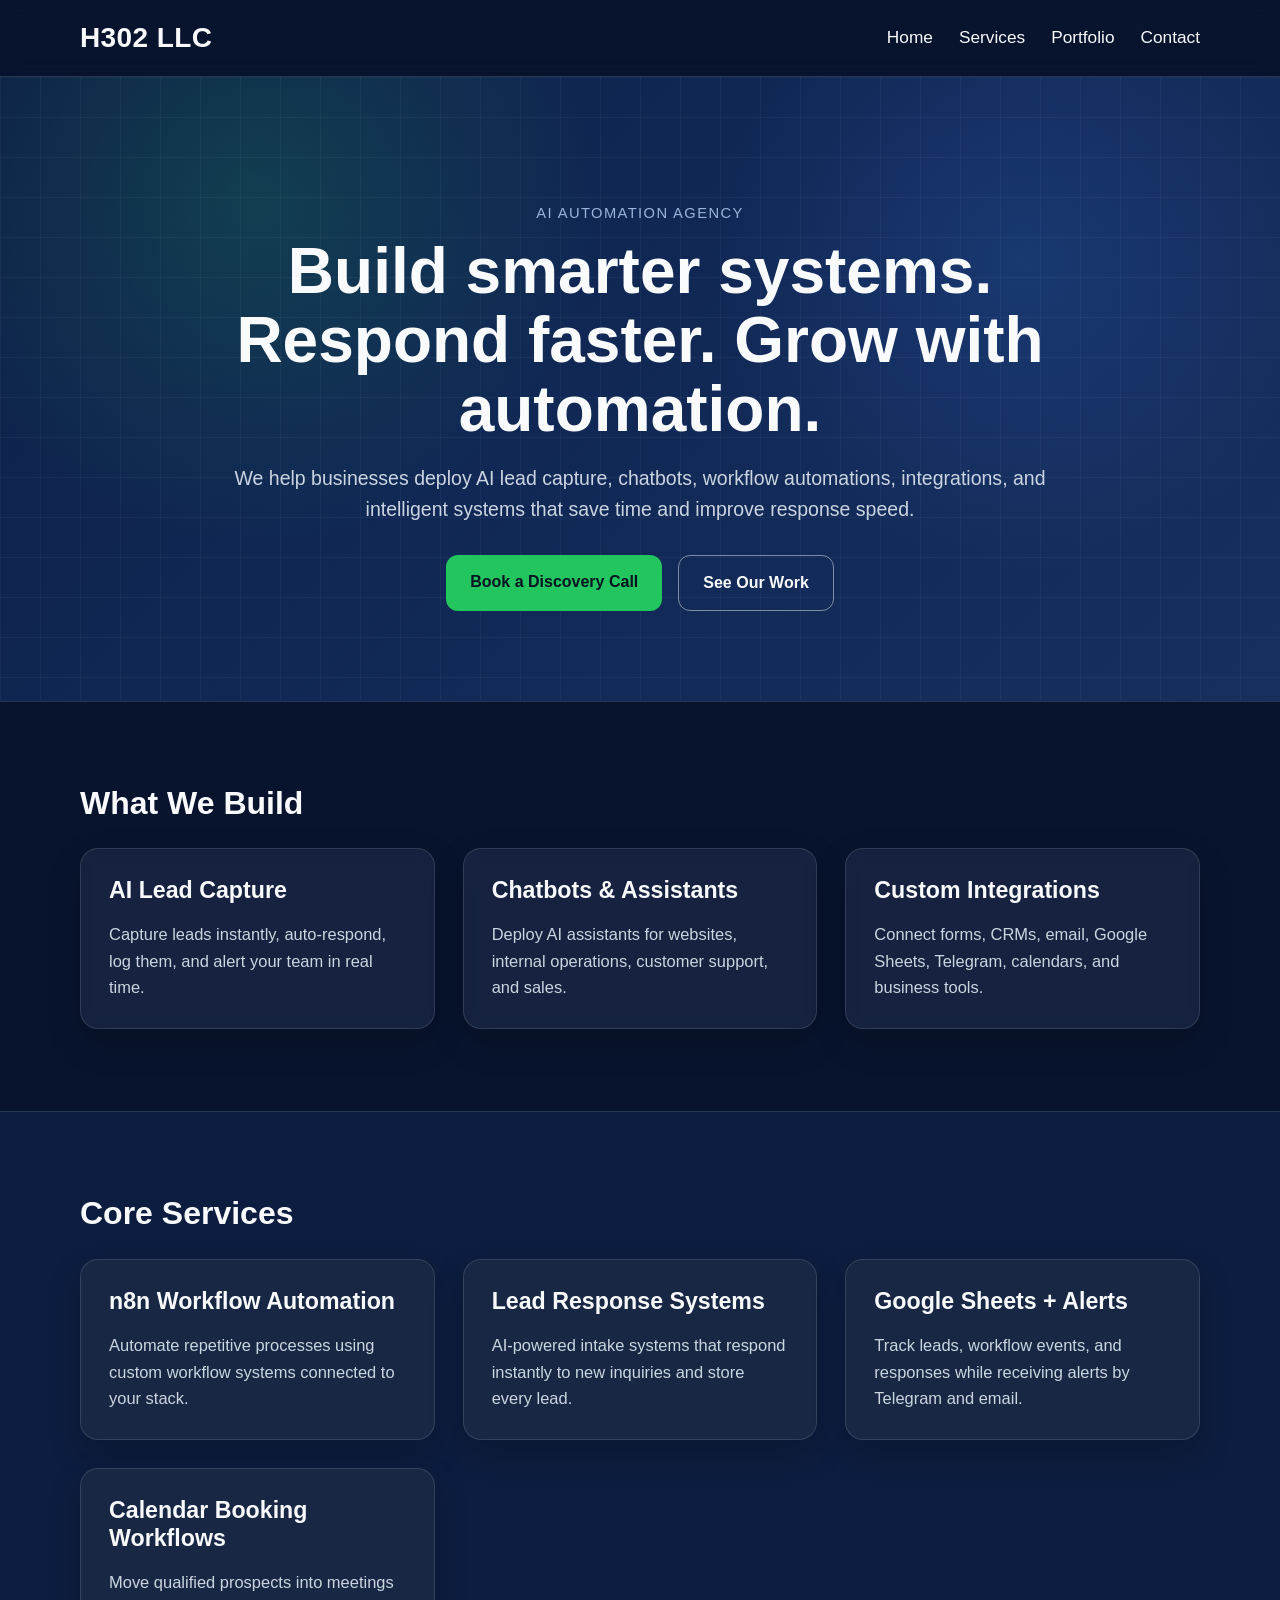
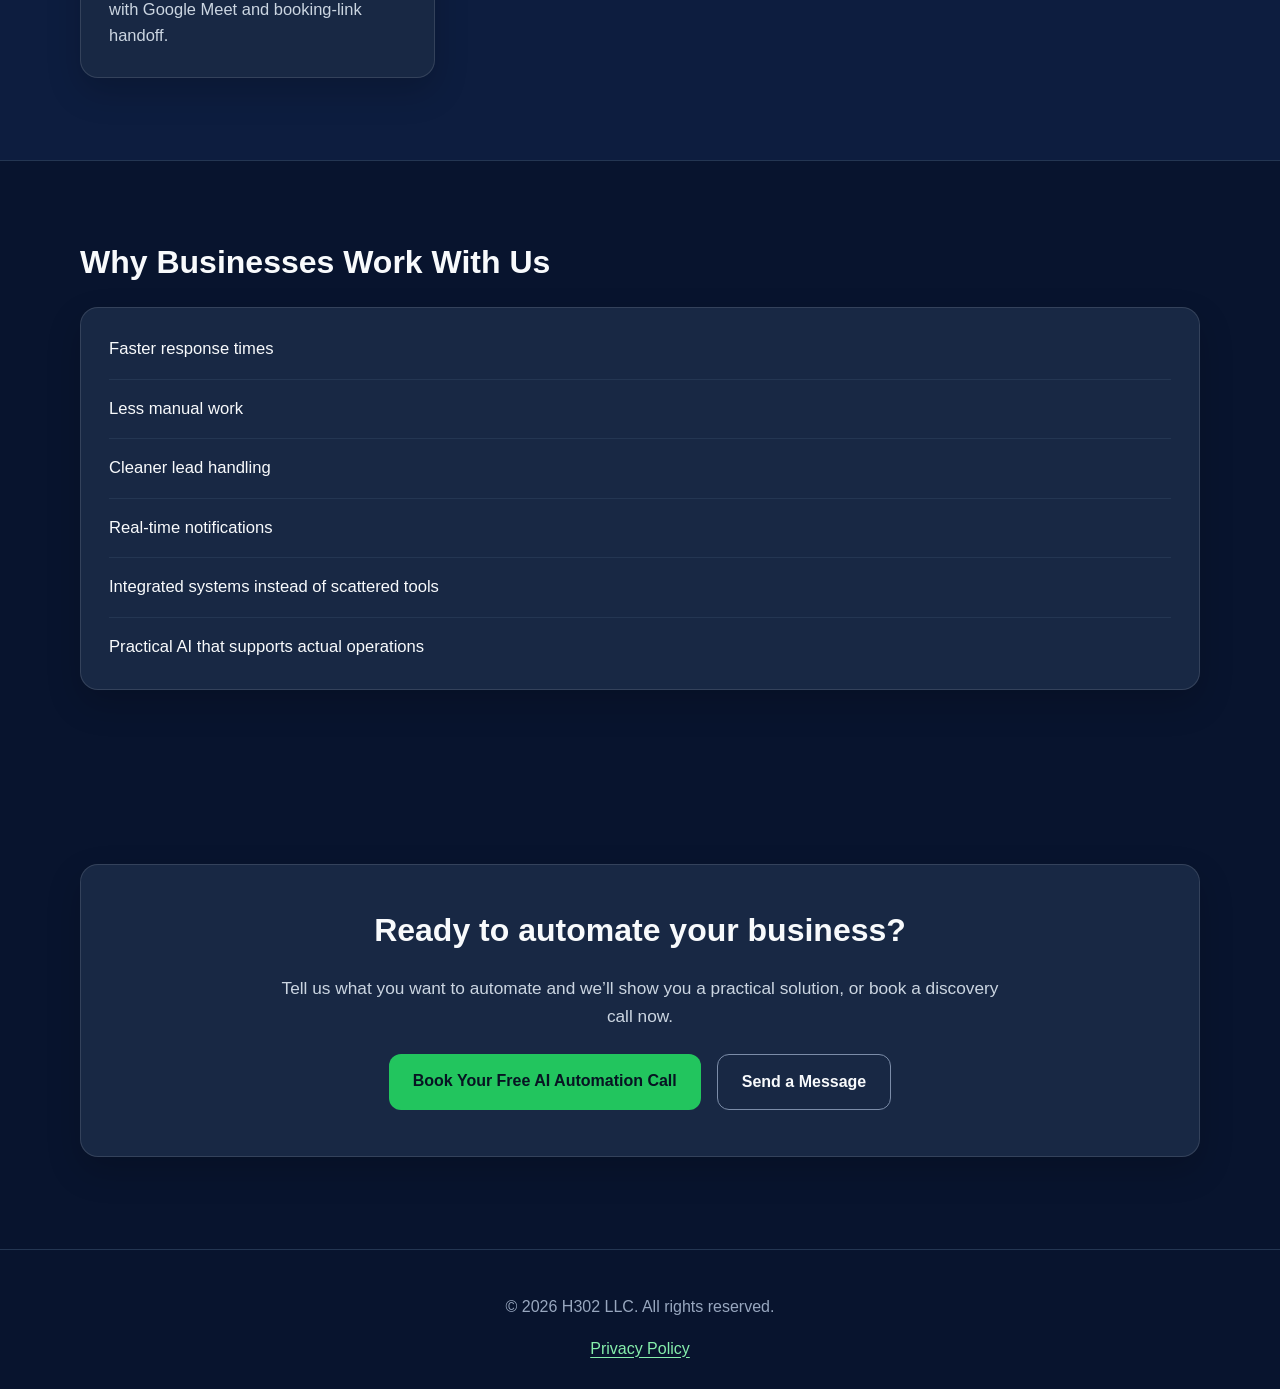
<file: index.html>
<!DOCTYPE html>
<html lang="en">
<head>
  <meta charset="UTF-8" />
  <meta name="viewport" content="width=device-width, initial-scale=1.0" />
  <title>H302 LLC | AI Automation for Businesses</title>
  <meta
    name="description"
    content="H302 LLC builds AI automations, chatbots, workflow systems, integrations, and intelligent business tools."
  />
  <link rel="stylesheet" href="style.css" />
</head>
<body>
  <header class="site-header">
    <div class="container nav">
      <a class="logo" href="index.html">H302 LLC</a>

      <nav class="nav-links">
        <a href="index.html">Home</a>
        <a href="services.html">Services</a>
        <a href="portfolio.html">Portfolio</a>
        <a href="contact.html">Contact</a>
      </nav>
    </div>
  </header>

  <main>
    <section class="hero hero-v2">
      <div class="hero-overlay"></div>

      <div class="container hero-inner">
        <p class="eyebrow">AI Automation Agency</p>

        <h1>Build smarter systems. Respond faster. Grow with automation.</h1>

        <p class="hero-text">
          We help businesses deploy AI lead capture, chatbots, workflow automations,
          integrations, and intelligent systems that save time and improve response speed.
        </p>

        <div class="hero-buttons">
          <a
            class="btn btn-primary"
            href="https://calendar.app.google/prXvjjmaPT5Wxf497"
            target="_blank"
            rel="noopener noreferrer"
          >
            Book a Discovery Call
          </a>

          <a class="btn btn-secondary" href="portfolio.html">See Our Work</a>
        </div>
      </div>
    </section>

    <section class="section">
      <div class="container">
        <h2>What We Build</h2>

        <div class="grid-3">
          <div class="card glass-card">
            <h3>AI Lead Capture</h3>
            <p>
              Capture leads instantly, auto-respond, log them, and alert your team in real time.
            </p>
          </div>

          <div class="card glass-card">
            <h3>Chatbots &amp; Assistants</h3>
            <p>
              Deploy AI assistants for websites, internal operations, customer support, and sales.
            </p>
          </div>

          <div class="card glass-card">
            <h3>Custom Integrations</h3>
            <p>
              Connect forms, CRMs, email, Google Sheets, Telegram, calendars, and business tools.
            </p>
          </div>
        </div>
      </div>
    </section>

    <section class="section alt">
      <div class="container">
        <h2>Core Services</h2>

        <div class="grid-2">
          <div class="card">
            <h3>n8n Workflow Automation</h3>
            <p>
              Automate repetitive processes using custom workflow systems connected to your stack.
            </p>
          </div>

          <div class="card">
            <h3>Lead Response Systems</h3>
            <p>
              AI-powered intake systems that respond instantly to new inquiries and store every lead.
            </p>
          </div>

          <div class="card">
            <h3>Google Sheets + Alerts</h3>
            <p>
              Track leads, workflow events, and responses while receiving alerts by Telegram and email.
            </p>
          </div>

          <div class="card">
            <h3>Calendar Booking Workflows</h3>
            <p>
              Move qualified prospects into meetings with Google Meet and booking-link handoff.
            </p>
          </div>
        </div>
      </div>
    </section>

    <section class="section">
      <div class="container">
        <h2>Why Businesses Work With Us</h2>

        <div class="list-card">
          <ul class="feature-list">
            <li>Faster response times</li>
            <li>Less manual work</li>
            <li>Cleaner lead handling</li>
            <li>Real-time notifications</li>
            <li>Integrated systems instead of scattered tools</li>
            <li>Practical AI that supports actual operations</li>
          </ul>
        </div>
      </div>
    </section>

    <section class="section cta-section">
      <div class="container cta-box">
        <h2>Ready to automate your business?</h2>
        <p>
          Tell us what you want to automate and we’ll show you a practical solution,
          or book a discovery call now.
        </p>

        <div class="hero-buttons">
          <a
            class="btn btn-primary"
            href="https://calendar.app.google/prXvjjmaPT5Wxf497"
            target="_blank"
            rel="noopener noreferrer"
          >
            Book Your Free AI Automation Call
          </a>

          <a class="btn btn-secondary" href="contact.html">Send a Message</a>
        </div>
      </div>
    </section>
  </main>

  <footer class="site-footer">
    <div class="container">
      <p>© 2026 H302 LLC. All rights reserved.</p>
      <p class="footer-links"><a href="privacy.html">Privacy Policy</a></p>
    </div>
  </footer>
</body>
</html>
</file>
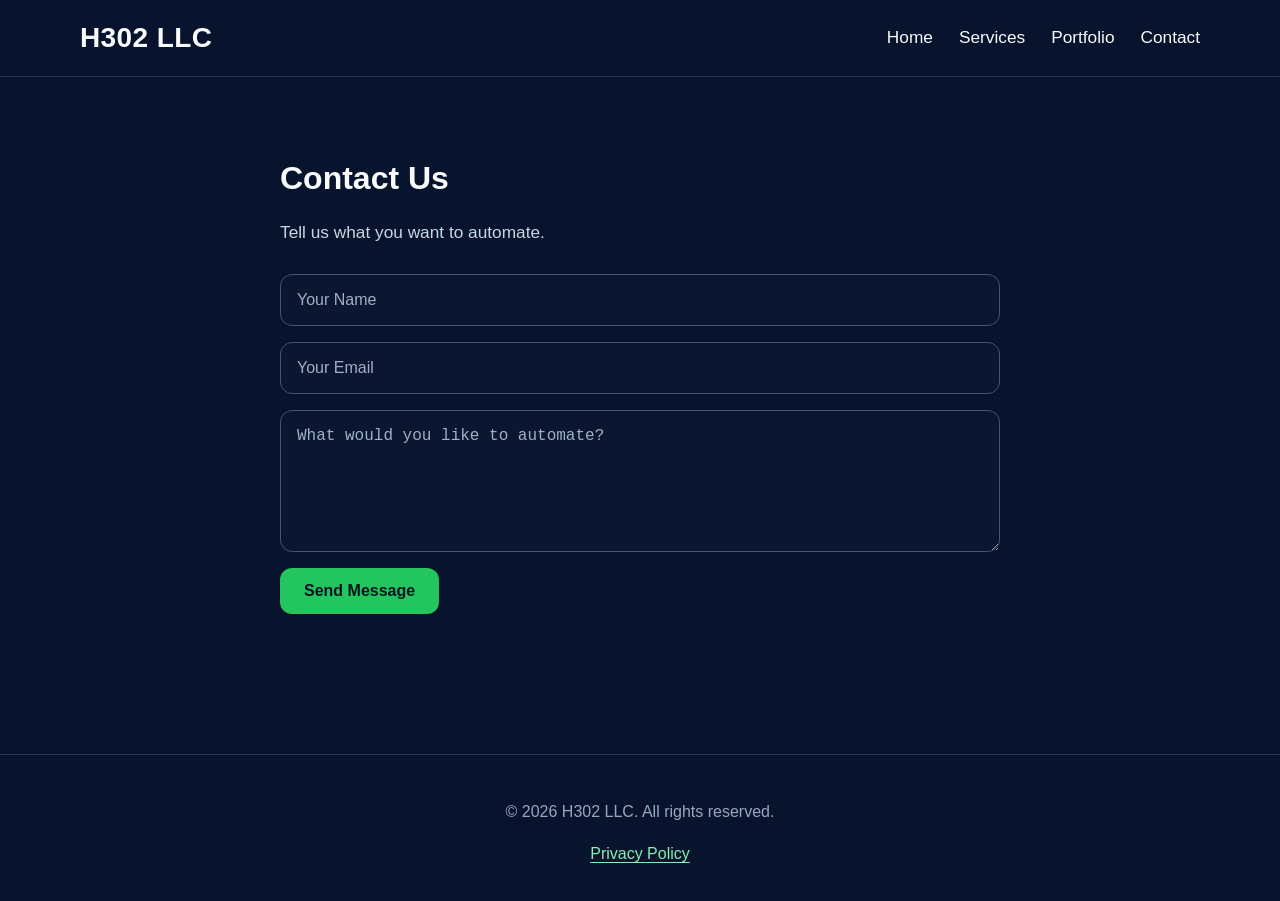
<file: contact.html>
<!DOCTYPE html>
<html lang="en">
<head>
  <meta charset="UTF-8" />
  <meta name="viewport" content="width=device-width, initial-scale=1.0" />
  <title>Contact | H302 LLC</title>
  <meta
    name="description"
    content="Contact H302 LLC about AI automations, chatbots, integrations, and workflow systems."
  />
  <link rel="stylesheet" href="style.css" />
</head>
<body>
  <header class="site-header">
    <div class="container nav">
      <a class="logo" href="index.html">H302 LLC</a>

      <nav class="nav-links">
        <a href="index.html">Home</a>
        <a href="services.html">Services</a>
        <a href="portfolio.html">Portfolio</a>
        <a href="contact.html">Contact</a>
      </nav>
    </div>
  </header>

  <main class="section">
    <div class="container narrow">
      <h1>Contact Us</h1>
      <p class="page-intro">Tell us what you want to automate.</p>

      <form id="contactForm" class="contact-form">
        <input
          type="text"
          name="Name"
          placeholder="Your Name"
          required
        />

        <input
          type="email"
          name="Email"
          placeholder="Your Email"
          required
        />

        <textarea
          name="Question"
          placeholder="What would you like to automate?"
          rows="6"
          required
        ></textarea>

        <button type="submit" class="btn btn-primary">Send Message</button>
      </form>

      <p id="formStatus" class="form-status"></p>

      <div id="bookingCta" class="booking-cta" style="display: none;">
        <a
          class="btn btn-secondary"
          href="https://calendar.app.google/prXvjjmaPT5Wxf497"
          target="_blank"
          rel="noopener noreferrer"
        >
          Or book a discovery call
        </a>
      </div>
    </div>
  </main>

  <footer class="site-footer">
    <div class="container">
      <p>© 2026 H302 LLC. All rights reserved.</p>
      <p class="footer-links"><a href="privacy.html">Privacy Policy</a></p>
    </div>
  </footer>

  <script>
    const form = document.getElementById("contactForm");
    const status = document.getElementById("formStatus");
    const bookingCta = document.getElementById("bookingCta");

    form.addEventListener("submit", async (e) => {
      e.preventDefault();

      status.textContent = "Sending...";
      status.className = "form-status";
      bookingCta.style.display = "none";

      const formData = new FormData(form);
      const payload = new URLSearchParams(formData);

      try {
        const response = await fetch("https://n8n-local.h302llc.com/webhook/lead_capture", {
          method: "POST",
          body: payload
        });

        if (response.ok) {
          status.textContent = "Thanks — your message was sent successfully. Want to speak sooner? Book a discovery call below.";
          status.className = "form-status success";
          bookingCta.style.display = "block";
          form.reset();
        } else {
          status.textContent = "Something went wrong. Please try again.";
          status.className = "form-status error";
        }
      } catch (error) {
        status.textContent = "Unable to send right now. Please try again later.";
        status.className = "form-status error";
      }
    });
  </script>
</body>
</html>
</file>
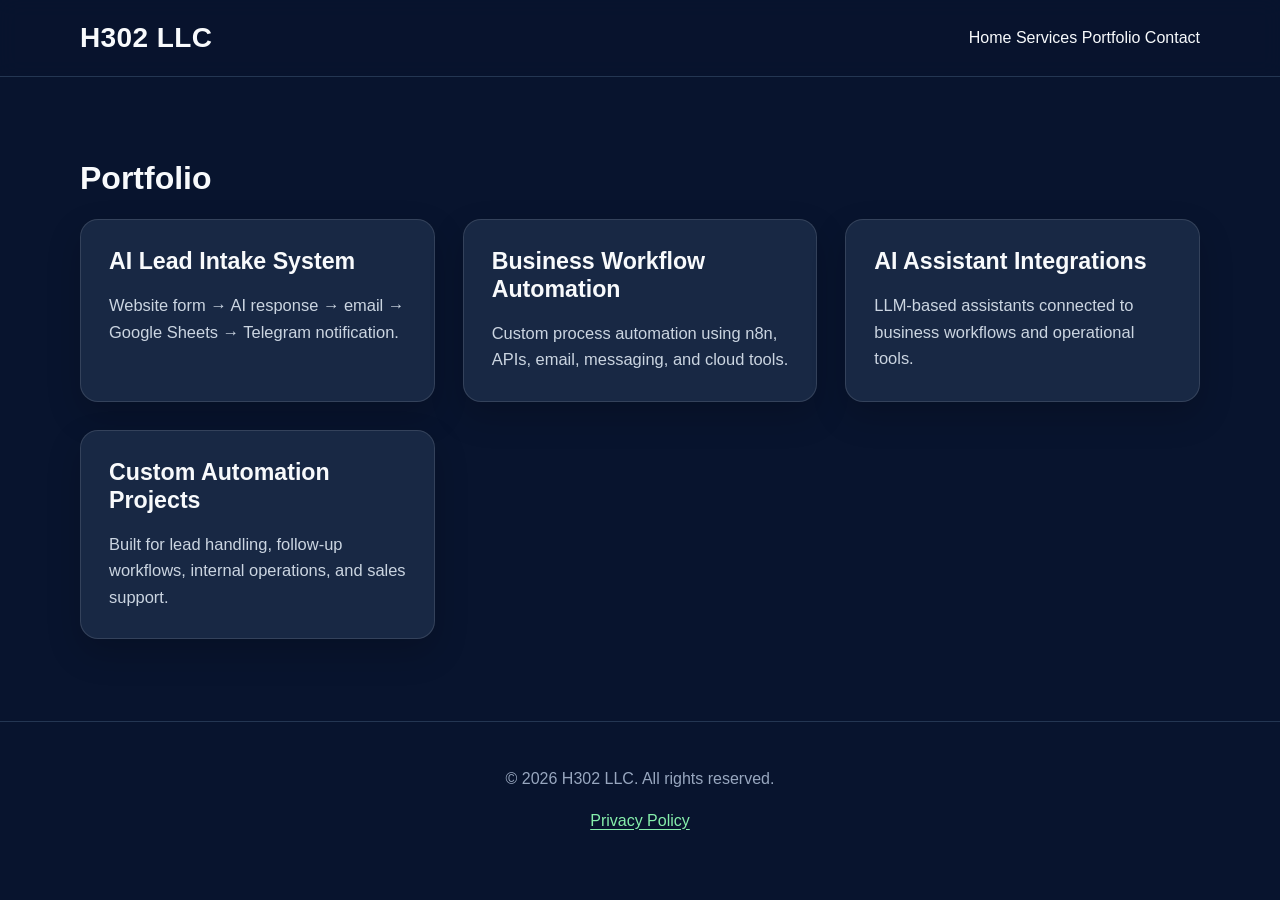
<file: portfolio.html>
<!DOCTYPE html>
<html lang="en">
<head>
  <meta charset="UTF-8" />
  <meta name="viewport" content="width=device-width, initial-scale=1.0" />
  <title>Portfolio | H302 LLC</title>
  <link rel="stylesheet" href="style.css" />
</head>
<body>
  <header class="site-header">
    <div class="container nav">
      <div class="logo">H302 LLC</div>
      <nav>
        <a href="index.html">Home</a>
        <a href="services.html">Services</a>
        <a href="portfolio.html">Portfolio</a>
        <a href="contact.html">Contact</a>
      </nav>
    </div>
  </header>

  <main class="section">
    <div class="container">
      <h1>Portfolio</h1>
      <div class="grid-2">
        <div class="card">
          <h3>AI Lead Intake System</h3>
          <p>Website form → AI response → email → Google Sheets → Telegram notification.</p>
        </div>
        <div class="card">
          <h3>Business Workflow Automation</h3>
          <p>Custom process automation using n8n, APIs, email, messaging, and cloud tools.</p>
        </div>
        <div class="card">
          <h3>AI Assistant Integrations</h3>
          <p>LLM-based assistants connected to business workflows and operational tools.</p>
        </div>
        <div class="card">
          <h3>Custom Automation Projects</h3>
          <p>Built for lead handling, follow-up workflows, internal operations, and sales support.</p>
        </div>
      </div>
    </div>
  </main>

  <footer class="site-footer">
    <div class="container">
      <p>© 2026 H302 LLC. All rights reserved.</p>
      <p class="footer-links"><a href="privacy.html">Privacy Policy</a></p>
    </div>
  </footer>
</body>
</html>
</file>
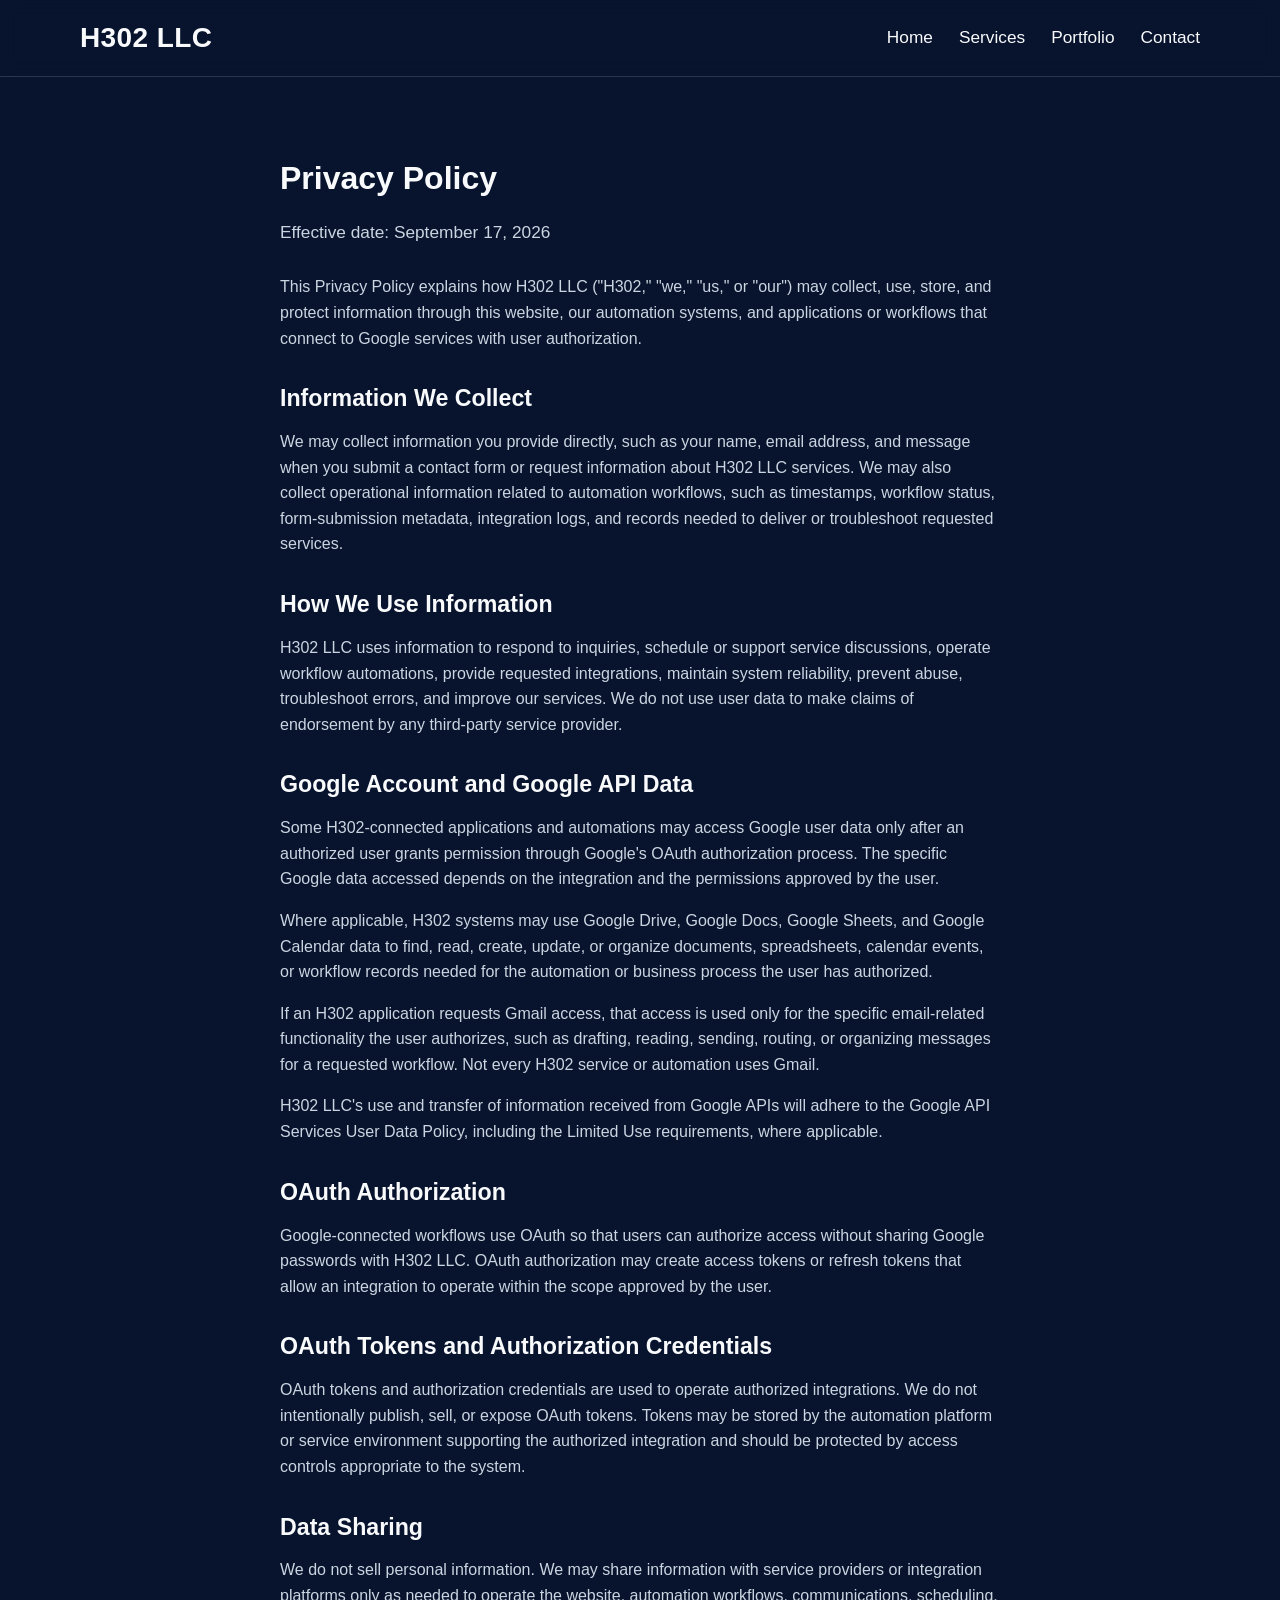
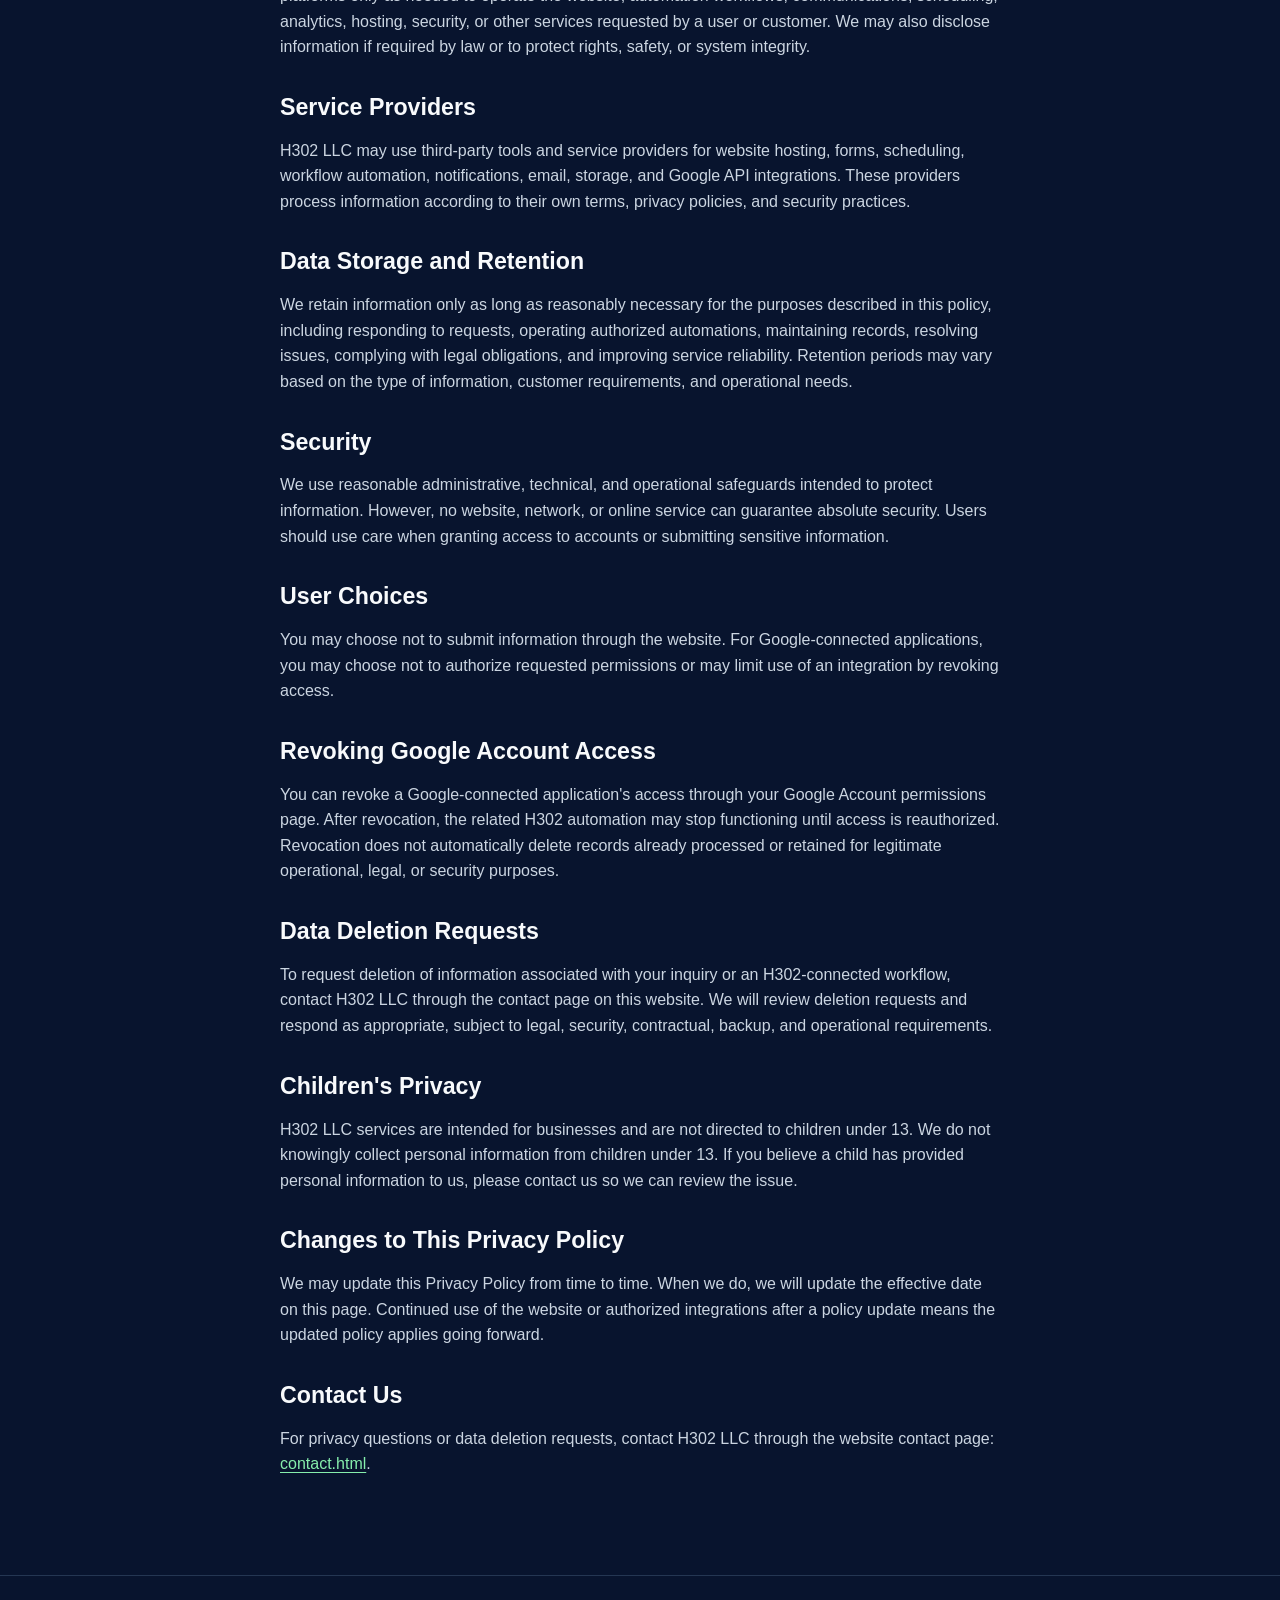
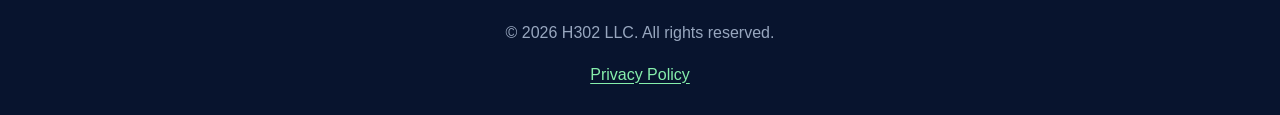
<file: privacy.html>
<!DOCTYPE html>
<html lang="en">
<head>
  <meta charset="UTF-8" />
  <meta name="viewport" content="width=device-width, initial-scale=1.0" />
  <title>Privacy Policy | H302 LLC</title>
  <meta
    name="description"
    content="Privacy Policy for H302 LLC website, automation systems, and Google-connected applications."
  />
  <link rel="stylesheet" href="style.css" />
</head>
<body>
  <header class="site-header">
    <div class="container nav">
      <a class="logo" href="index.html">H302 LLC</a>

      <nav class="nav-links">
        <a href="index.html">Home</a>
        <a href="services.html">Services</a>
        <a href="portfolio.html">Portfolio</a>
        <a href="contact.html">Contact</a>
      </nav>
    </div>
  </header>

  <main class="section">
    <div class="container narrow">
      <h1>Privacy Policy</h1>
      <p class="page-intro">
        Effective date: September 17, 2026
      </p>

      <div class="policy-content">
        <p>
          This Privacy Policy explains how H302 LLC ("H302," "we," "us," or "our")
          may collect, use, store, and protect information through this website,
          our automation systems, and applications or workflows that connect to
          Google services with user authorization.
        </p>

        <h2>Information We Collect</h2>
        <p>
          We may collect information you provide directly, such as your name, email
          address, and message when you submit a contact form or request information
          about H302 LLC services. We may also collect operational information
          related to automation workflows, such as timestamps, workflow status,
          form-submission metadata, integration logs, and records needed to deliver
          or troubleshoot requested services.
        </p>

        <h2>How We Use Information</h2>
        <p>
          H302 LLC uses information to respond to inquiries, schedule or support
          service discussions, operate workflow automations, provide requested
          integrations, maintain system reliability, prevent abuse, troubleshoot
          errors, and improve our services. We do not use user data to make claims
          of endorsement by any third-party service provider.
        </p>

        <h2>Google Account and Google API Data</h2>
        <p>
          Some H302-connected applications and automations may access Google user
          data only after an authorized user grants permission through Google's
          OAuth authorization process. The specific Google data accessed depends on
          the integration and the permissions approved by the user.
        </p>
        <p>
          Where applicable, H302 systems may use Google Drive, Google Docs, Google
          Sheets, and Google Calendar data to find, read, create, update, or organize
          documents, spreadsheets, calendar events, or workflow records needed for
          the automation or business process the user has authorized.
        </p>
        <p>
          If an H302 application requests Gmail access, that access is used only for
          the specific email-related functionality the user authorizes, such as
          drafting, reading, sending, routing, or organizing messages for a requested
          workflow. Not every H302 service or automation uses Gmail.
        </p>
        <p>
          H302 LLC's use and transfer of information received from Google APIs will
          adhere to the Google API Services User Data Policy, including the Limited
          Use requirements, where applicable.
        </p>

        <h2>OAuth Authorization</h2>
        <p>
          Google-connected workflows use OAuth so that users can authorize access
          without sharing Google passwords with H302 LLC. OAuth authorization may
          create access tokens or refresh tokens that allow an integration to operate
          within the scope approved by the user.
        </p>

        <h2>OAuth Tokens and Authorization Credentials</h2>
        <p>
          OAuth tokens and authorization credentials are used to operate authorized
          integrations. We do not intentionally publish, sell, or expose OAuth tokens.
          Tokens may be stored by the automation platform or service environment
          supporting the authorized integration and should be protected by access
          controls appropriate to the system.
        </p>

        <h2>Data Sharing</h2>
        <p>
          We do not sell personal information. We may share information with service
          providers or integration platforms only as needed to operate the website,
          automation workflows, communications, scheduling, analytics, hosting,
          security, or other services requested by a user or customer. We may also
          disclose information if required by law or to protect rights, safety, or
          system integrity.
        </p>

        <h2>Service Providers</h2>
        <p>
          H302 LLC may use third-party tools and service providers for website
          hosting, forms, scheduling, workflow automation, notifications, email,
          storage, and Google API integrations. These providers process information
          according to their own terms, privacy policies, and security practices.
        </p>

        <h2>Data Storage and Retention</h2>
        <p>
          We retain information only as long as reasonably necessary for the purposes
          described in this policy, including responding to requests, operating
          authorized automations, maintaining records, resolving issues, complying
          with legal obligations, and improving service reliability. Retention periods
          may vary based on the type of information, customer requirements, and
          operational needs.
        </p>

        <h2>Security</h2>
        <p>
          We use reasonable administrative, technical, and operational safeguards
          intended to protect information. However, no website, network, or online
          service can guarantee absolute security. Users should use care when
          granting access to accounts or submitting sensitive information.
        </p>

        <h2>User Choices</h2>
        <p>
          You may choose not to submit information through the website. For
          Google-connected applications, you may choose not to authorize requested
          permissions or may limit use of an integration by revoking access.
        </p>

        <h2>Revoking Google Account Access</h2>
        <p>
          You can revoke a Google-connected application's access through your Google
          Account permissions page. After revocation, the related H302 automation may
          stop functioning until access is reauthorized. Revocation does not
          automatically delete records already processed or retained for legitimate
          operational, legal, or security purposes.
        </p>

        <h2>Data Deletion Requests</h2>
        <p>
          To request deletion of information associated with your inquiry or an
          H302-connected workflow, contact H302 LLC through the contact page on this
          website. We will review deletion requests and respond as appropriate,
          subject to legal, security, contractual, backup, and operational
          requirements.
        </p>

        <h2>Children's Privacy</h2>
        <p>
          H302 LLC services are intended for businesses and are not directed to
          children under 13. We do not knowingly collect personal information from
          children under 13. If you believe a child has provided personal information
          to us, please contact us so we can review the issue.
        </p>

        <h2>Changes to This Privacy Policy</h2>
        <p>
          We may update this Privacy Policy from time to time. When we do, we will
          update the effective date on this page. Continued use of the website or
          authorized integrations after a policy update means the updated policy
          applies going forward.
        </p>

        <h2>Contact Us</h2>
        <p>
          For privacy questions or data deletion requests, contact H302 LLC through
          the website contact page:
          <a href="contact.html">contact.html</a>.
        </p>
      </div>
    </div>
  </main>

  <footer class="site-footer">
    <div class="container">
      <p>© 2026 H302 LLC. All rights reserved.</p>
      <p class="footer-links"><a href="privacy.html">Privacy Policy</a></p>
    </div>
  </footer>
</body>
</html>
</file>
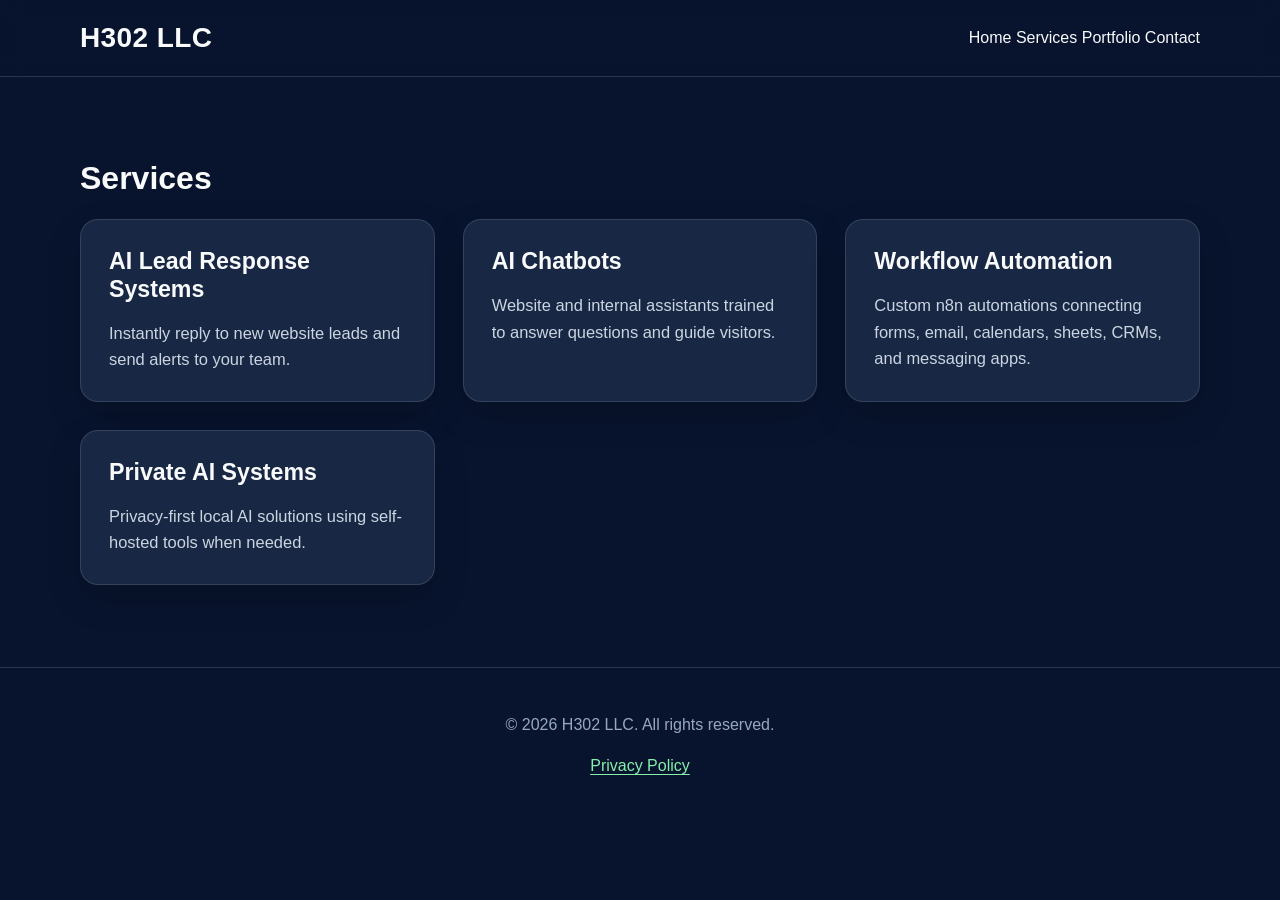
<file: services.html>
<!DOCTYPE html>
<html lang="en">
<head>
  <meta charset="UTF-8" />
  <meta name="viewport" content="width=device-width, initial-scale=1.0" />
  <title>Services | H302 LLC</title>
  <link rel="stylesheet" href="style.css" />
</head>
<body>
  <header class="site-header">
    <div class="container nav">
      <div class="logo">H302 LLC</div>
      <nav>
        <a href="index.html">Home</a>
        <a href="services.html">Services</a>
        <a href="portfolio.html">Portfolio</a>
        <a href="contact.html">Contact</a>
      </nav>
    </div>
  </header>

  <main class="section">
    <div class="container">
      <h1>Services</h1>
      <div class="grid-2">
        <div class="card">
          <h3>AI Lead Response Systems</h3>
          <p>Instantly reply to new website leads and send alerts to your team.</p>
        </div>
        <div class="card">
          <h3>AI Chatbots</h3>
          <p>Website and internal assistants trained to answer questions and guide visitors.</p>
        </div>
        <div class="card">
          <h3>Workflow Automation</h3>
          <p>Custom n8n automations connecting forms, email, calendars, sheets, CRMs, and messaging apps.</p>
        </div>
        <div class="card">
          <h3>Private AI Systems</h3>
          <p>Privacy-first local AI solutions using self-hosted tools when needed.</p>
        </div>
      </div>
    </div>
  </main>

  <footer class="site-footer">
    <div class="container">
      <p>© 2026 H302 LLC. All rights reserved.</p>
      <p class="footer-links"><a href="privacy.html">Privacy Policy</a></p>
    </div>
  </footer>
</body>
</html>
</file>
<file: style.css>
* {
  box-sizing: border-box;
}

:root {
  --bg: #08142e;
  --bg-alt: #0d1d3f;
  --panel: #182844;
  --panel-border: rgba(255, 255, 255, 0.12);
  --text: #f8fafc;
  --muted: #cbd5e1;
  --line: #243652;
  --primary: #22c55e;
  --primary-hover: #16a34a;
  --secondary-border: #7c8da9;
}

html {
  scroll-behavior: smooth;
}

body {
  margin: 0;
  font-family: Arial, Helvetica, sans-serif;
  background: var(--bg);
  color: var(--text);
  line-height: 1.6;
}

a {
  color: inherit;
  text-decoration: none;
}

img {
  max-width: 100%;
  display: block;
}

.container {
  width: min(1120px, 92%);
  margin: 0 auto;
}

.narrow {
  width: min(720px, 100%);
}

.site-header {
  position: sticky;
  top: 0;
  z-index: 50;
  background: rgba(8, 20, 46, 0.88);
  border-bottom: 1px solid var(--line);
  backdrop-filter: blur(10px);
}

.nav {
  min-height: 76px;
  display: flex;
  align-items: center;
  justify-content: space-between;
  gap: 24px;
}

.logo {
  font-size: 1.75rem;
  font-weight: 800;
  letter-spacing: 0.4px;
}

.nav-links {
  display: flex;
  gap: 26px;
  align-items: center;
}

.nav-links a {
  font-size: 1.08rem;
  color: var(--text);
}

.nav-links a:hover {
  color: #ffffff;
}

.hero {
  position: relative;
  overflow: hidden;
  border-bottom: 1px solid var(--line);
}

.hero-v2 {
  background:
    radial-gradient(circle at 20% 20%, rgba(34, 197, 94, 0.16), transparent 30%),
    radial-gradient(circle at 80% 30%, rgba(59, 130, 246, 0.16), transparent 28%),
    linear-gradient(135deg, #0e2147, #102754 40%, #162f5d);
  padding: 110px 0 90px;
  text-align: center;
}

.hero-overlay {
  position: absolute;
  inset: 0;
  background-image:
    linear-gradient(rgba(255, 255, 255, 0.04) 1px, transparent 1px),
    linear-gradient(90deg, rgba(255, 255, 255, 0.04) 1px, transparent 1px);
  background-size: 40px 40px;
  pointer-events: none;
}

.hero-inner {
  position: relative;
  z-index: 1;
  max-width: 920px;
}

.eyebrow {
  text-transform: uppercase;
  letter-spacing: 1.4px;
  color: #9bb4da;
  font-size: 0.92rem;
  margin-bottom: 12px;
}

.hero h1 {
  margin: 0 0 18px;
  font-size: clamp(2.5rem, 5vw, 4.4rem);
  line-height: 1.08;
}

.hero-text {
  margin: 0 auto 30px;
  max-width: 860px;
  color: var(--muted);
  font-size: 1.22rem;
}

.hero-buttons {
  display: flex;
  justify-content: center;
  gap: 16px;
  flex-wrap: wrap;
}

.section {
  padding: 82px 0;
}

.alt {
  background: var(--bg-alt);
  border-top: 1px solid var(--line);
  border-bottom: 1px solid var(--line);
}

h1,
h2,
h3 {
  margin-top: 0;
  line-height: 1.2;
}

h2 {
  font-size: 2rem;
  margin-bottom: 26px;
}

h3 {
  font-size: 1.45rem;
  margin-bottom: 12px;
}

.page-intro {
  max-width: 820px;
  color: var(--muted);
  font-size: 1.08rem;
  margin-bottom: 28px;
}

.grid-2,
.grid-3 {
  display: grid;
  gap: 28px;
}

.grid-2 {
  grid-template-columns: repeat(auto-fit, minmax(300px, 1fr));
}

.grid-3 {
  grid-template-columns: repeat(auto-fit, minmax(250px, 1fr));
}

.card,
.list-card,
.cta-box {
  background: var(--panel);
  border: 1px solid var(--panel-border);
  border-radius: 18px;
  box-shadow: 0 14px 34px rgba(0, 0, 0, 0.18);
}

.card {
  padding: 28px;
}

.glass-card {
  background: rgba(27, 40, 69, 0.74);
  backdrop-filter: blur(8px);
}

.card p {
  color: var(--muted);
  margin-bottom: 0;
  font-size: 1.03rem;
}

.list-card {
  padding: 12px 28px;
}

.feature-list {
  list-style: none;
  padding: 0;
  margin: 0;
}

.feature-list li {
  padding: 16px 0;
  border-bottom: 1px solid var(--line);
  font-size: 1.04rem;
}

.feature-list li:last-child {
  border-bottom: none;
}

.btn {
  display: inline-block;
  padding: 14px 24px;
  border-radius: 12px;
  font-weight: 800;
  font-size: 1rem;
  transition: 0.2s ease;
}

.btn-primary {
  background: var(--primary);
  color: #071422;
  border: none;
}

.btn-primary:hover {
  background: var(--primary-hover);
  transform: translateY(-1px);
}

.btn-secondary {
  border: 1px solid var(--secondary-border);
  color: var(--text);
  background: transparent;
}

.btn-secondary:hover {
  border-color: #ffffff;
  transform: translateY(-1px);
}

.cta-section {
  padding-top: 92px;
  padding-bottom: 92px;
}

.cta-box {
  text-align: center;
  padding: 46px 24px;
}

.cta-box p {
  color: var(--muted);
  max-width: 720px;
  margin: 0 auto 24px;
  font-size: 1.08rem;
}

.portfolio-image {
  width: 100%;
  height: 240px;
  object-fit: cover;
  border-radius: 12px;
  margin-bottom: 18px;
  border: 1px solid var(--panel-border);
  background: #0b1730;
}

.video-wrap {
  position: relative;
  width: 100%;
  padding-top: 56.25%;
  margin-bottom: 18px;
  border-radius: 12px;
  overflow: hidden;
  border: 1px solid var(--panel-border);
  background: #0b1730;
}

.video-wrap iframe {
  position: absolute;
  inset: 0;
  width: 100%;
  height: 100%;
  border: 0;
}

.contact-form {
  display: grid;
  gap: 16px;
}

.contact-form input,
.contact-form textarea {
  width: 100%;
  padding: 16px;
  border-radius: 12px;
  border: 1px solid #435577;
  background: #0b1730;
  color: var(--text);
  font-size: 1rem;
}

.contact-form input::placeholder,
.contact-form textarea::placeholder {
  color: #9fb0c8;
}

.contact-form button {
  cursor: pointer;
  width: fit-content;
}

.form-status {
  margin-top: 18px;
  min-height: 24px;
  color: #a5d8ff;
}

.form-status.success {
  color: #86efac;
}

.form-status.error {
  color: #fca5a5;
}

.booking-cta {
  margin-top: 18px;
}

.policy-content {
  color: var(--muted);
}

.policy-content h2 {
  color: var(--text);
  font-size: 1.45rem;
  margin-top: 34px;
  margin-bottom: 12px;
}

.policy-content a,
.footer-links a {
  color: #86efac;
  text-decoration: underline;
  text-underline-offset: 3px;
}

.site-footer {
  border-top: 1px solid var(--line);
  padding: 28px 0;
  color: #98a7bf;
  text-align: center;
}

.footer-links {
  margin: 6px 0 0;
}

@media (max-width: 860px) {
  .nav {
    flex-direction: column;
    align-items: flex-start;
    padding: 18px 0;
  }

  .nav-links {
    flex-wrap: wrap;
    gap: 18px;
  }

  .nav-links a {
    font-size: 1rem;
  }

  .logo {
    font-size: 1.5rem;
  }

  .hero-v2 {
    padding: 88px 0 72px;
  }

  .hero-text {
    font-size: 1.06rem;
  }
}
</file>
